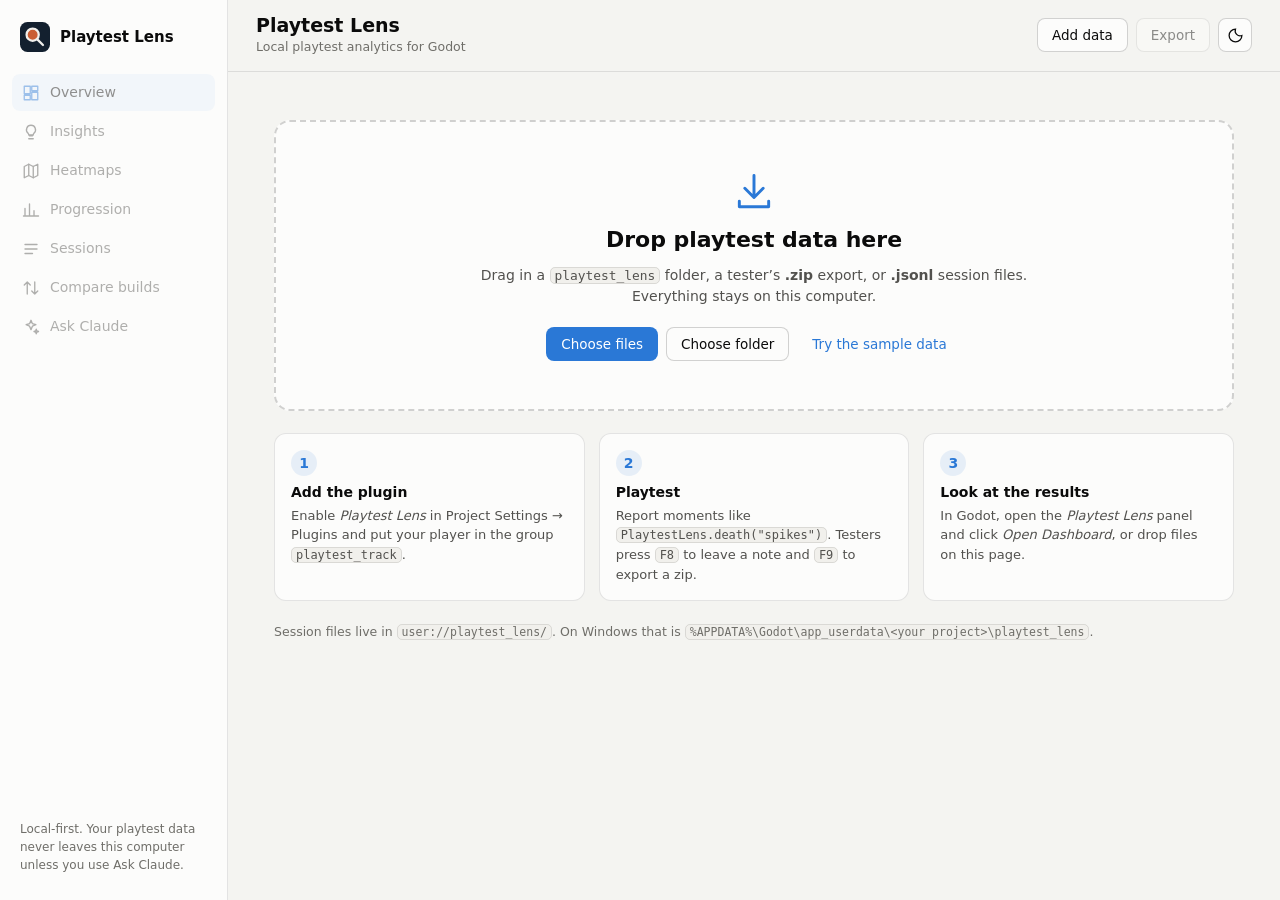
<file: addons/playtest_lens/dashboard/index.html>
<!doctype html>
<html lang="en">
<head>
<meta charset="utf-8">
<meta name="viewport" content="width=device-width, initial-scale=1">
<title>Playtest Lens</title>
<meta name="description" content="Local-first playtest analytics for Godot: heatmaps, progression and automatic insights.">
<link rel="icon" href="data:image/svg+xml,%3Csvg xmlns='http://www.w3.org/2000/svg' viewBox='0 0 32 32'%3E%3Crect width='32' height='32' rx='8' fill='%2313202f'/%3E%3Ccircle cx='13.5' cy='13.5' r='7' fill='%23eb6834'/%3E%3Ccircle cx='13.5' cy='13.5' r='6.5' fill='none' stroke='%23f0efec' stroke-width='2.4'/%3E%3Cpath d='M18.5 18.5l6 6' stroke='%23f0efec' stroke-width='2.4' stroke-linecap='round'/%3E%3C/svg%3E">
<!--PL:STYLES--><link rel="stylesheet" href="styles.css"><!--/PL:STYLES-->
</head>
<body>
<div class="app">
  <aside class="sidebar">
    <a class="brand" href="#overview" aria-label="Playtest Lens home">
      <svg viewBox="0 0 32 32" aria-hidden="true"><rect width="32" height="32" rx="8" class="brand-bg"/><circle cx="13.5" cy="13.5" r="7" class="brand-heat"/><circle cx="13.5" cy="13.5" r="6.5" class="brand-ring"/><path d="M18.5 18.5l6 6" class="brand-ring"/></svg>
      <span>Playtest Lens</span>
    </a>
    <nav id="nav" aria-label="Views"></nav>
    <div class="sidebar-foot">
      <p>Local-first. Your playtest data never leaves this computer unless you use Ask Claude.</p>
    </div>
  </aside>
  <div class="main">
    <header class="topbar">
      <div class="title-block">
        <h1 id="gameTitle">Playtest Lens</h1>
        <p id="gameMeta" class="muted">Local playtest analytics for Godot</p>
      </div>
      <div id="filters" class="filters"></div>
      <div class="actions">
        <div class="menu-wrap">
          <button class="btn" data-act="menu" aria-haspopup="true" aria-expanded="false" aria-controls="addMenu">Add data</button>
          <div class="menu" id="addMenu" hidden>
            <button data-act="files">Choose files…</button>
            <button data-act="folder">Choose a folder…</button>
            <button data-act="sample">Load sample data</button>
            <hr>
            <button data-act="clear">Remove loaded data</button>
          </div>
        </div>
        <div class="menu-wrap needs-data">
          <button class="btn" data-act="menu" aria-haspopup="true" aria-expanded="false" aria-controls="exportMenu">Export</button>
          <div class="menu" id="exportMenu" hidden>
            <button data-act="copy-md">Copy insights as Markdown</button>
            <button data-act="download-md">Download insights (.md)</button>
            <button data-act="print">Print or save as PDF</button>
          </div>
        </div>
        <button class="icon-btn" id="themeBtn" aria-label="Switch light or dark theme" data-tip="Switch light or dark theme">
          <svg viewBox="0 0 24 24" aria-hidden="true"><path d="M12 3a9 9 0 1 0 9 9 7 7 0 0 1-9-9z"/></svg>
        </button>
      </div>
    </header>
    <main id="view" class="view" tabindex="-1"></main>
  </div>
</div>
<div id="tooltip" class="tooltip" role="tooltip"></div>
<div id="toast" class="toast" role="status" aria-live="polite"></div>
<div class="drop-overlay" aria-hidden="true"><div>Drop playtest files, folders or zips</div></div>
<input type="file" id="fileInput" multiple accept=".jsonl,.zip,.png,.json" hidden>
<input type="file" id="folderInput" webkitdirectory multiple hidden>
<!--PL:BUNDLE-->
<!--PL:SCRIPTS-->
<script src="zip.js"></script>
<script src="data.js"></script>
<script src="analysis.js"></script>
<script src="insights.js"></script>
<script src="charts.js"></script>
<script src="heatmap.js"></script>
<script src="ai.js"></script>
<script src="app.js"></script>
<!--/PL:SCRIPTS-->
</body>
</html>
</file>
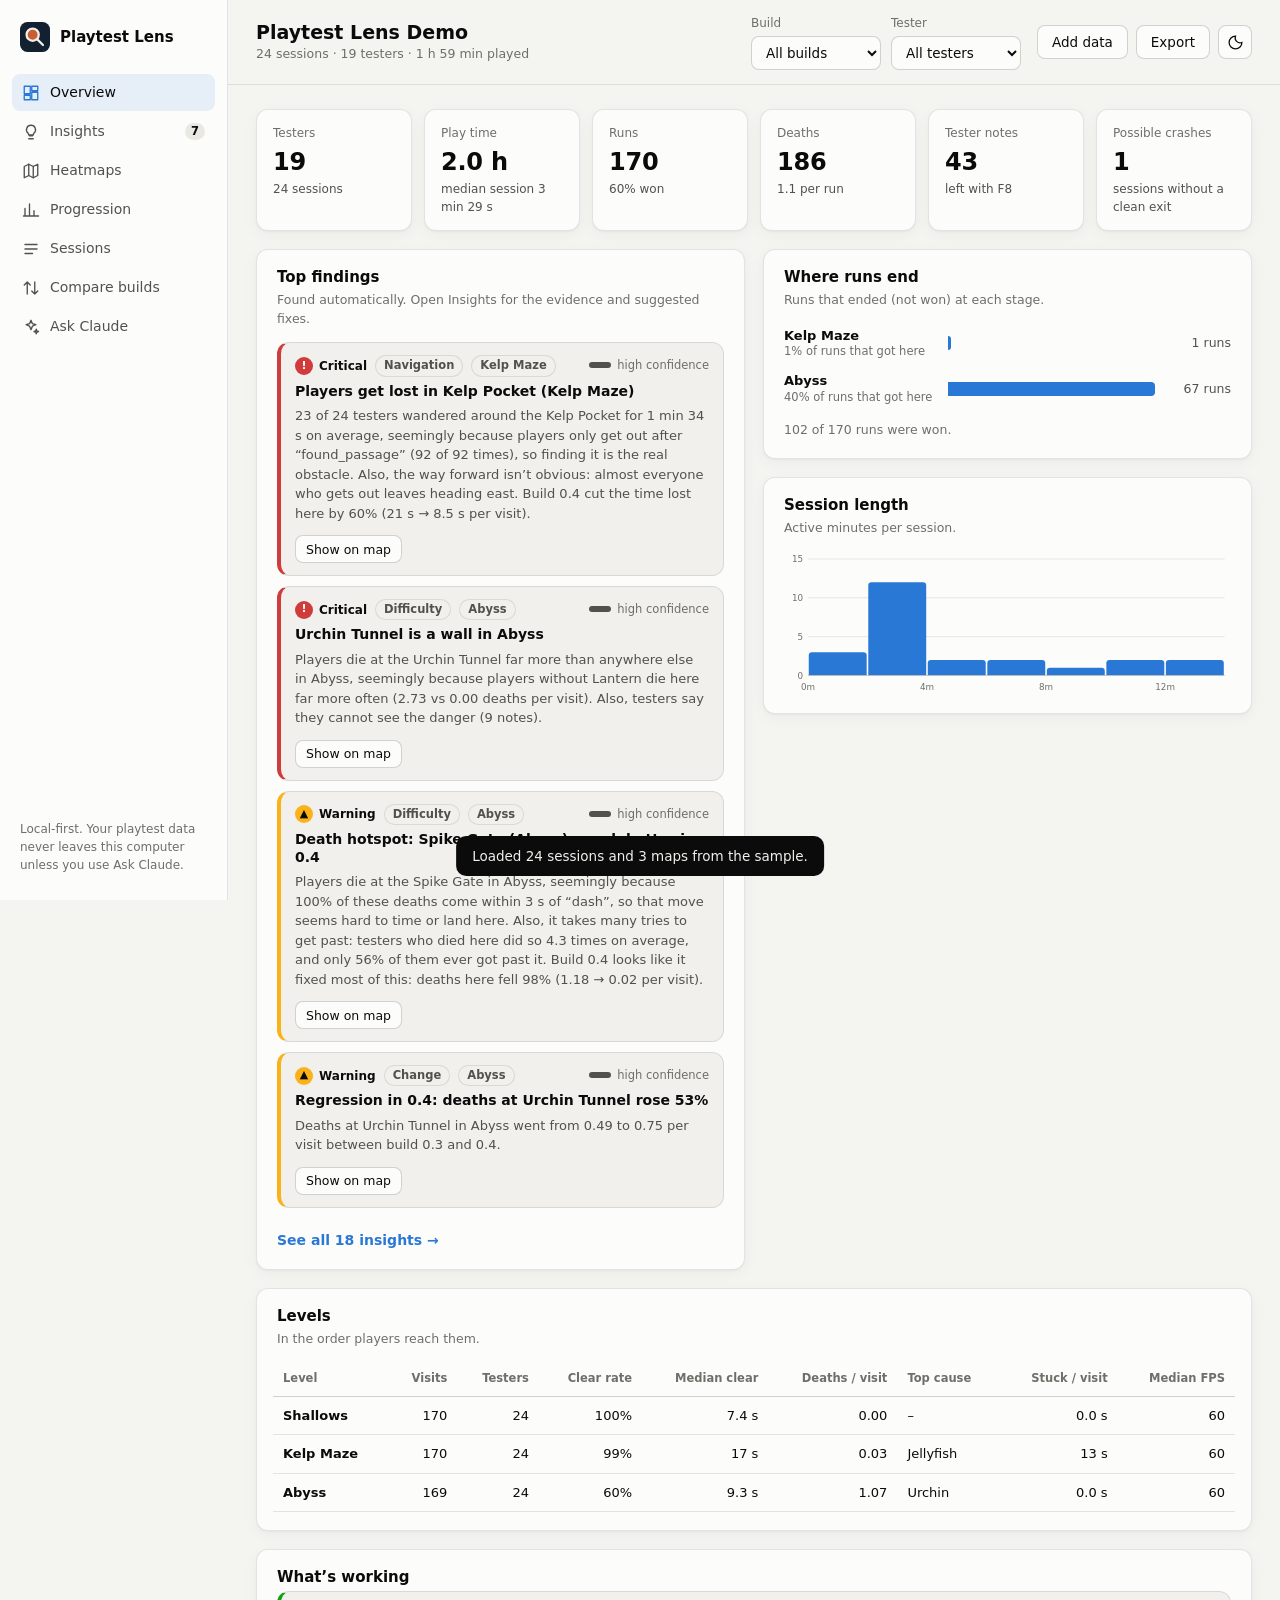
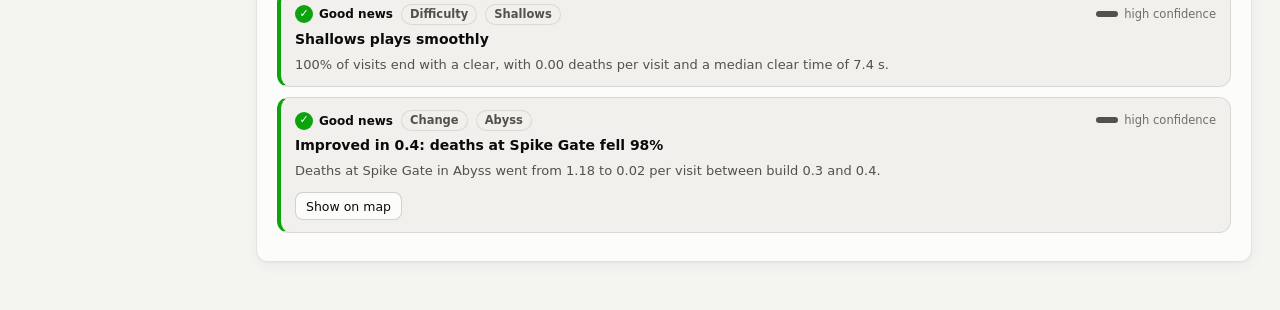
<file: Open Dashboard.html>
<!doctype html>
<meta charset="utf-8">
<title>Playtest Lens</title>
<!-- Double-click to open the dashboard with the sample playtest data loaded. -->
<script>location.replace('addons/playtest_lens/dashboard/index.html#sample');</script>
<p><a href="addons/playtest_lens/dashboard/index.html#sample">Open the Playtest Lens dashboard</a></p>
</file>
<file: addons/playtest_lens/dashboard/styles.css>
/* Playtest Lens dashboard. Colors are role tokens; the categorical (--s1..8)
   and status values are a validated colorblind-safe set, stepped separately
   for light and dark surfaces. */
:root {
  color-scheme: light;
  --page: #f4f4f1;
  --surface: #fcfcfb;
  --surface-2: #f1f0ec;
  --surface-3: #e9e8e3;
  --border: rgba(11, 11, 11, 0.1);
  --border-strong: rgba(11, 11, 11, 0.18);
  --text: #0b0b0b;
  --text-2: #52514e;
  --muted: #6f6e69;
  --grid: #e1e0d9;
  --axis: #c3c2b7;
  --accent: #2a78d6;
  --accent-ink: #ffffff;
  --accent-soft: rgba(42, 120, 214, 0.1);
  --s1: #2a78d6; --s2: #eb6834; --s3: #1baf7a; --s4: #eda100;
  --s5: #e87ba4; --s6: #008300; --s7: #6250d6; --s8: #e34948;
  --good: #0ca30c; --warning: #fab219; --serious: #ec835a; --critical: #d03b3b;
  --good-text: #006300; --bad-text: #b52f2f;
  --tip-bg: #0b0b0b; --tip-text: #f0efec;
  --shadow: 0 1px 2px rgba(0, 0, 0, 0.04), 0 4px 16px rgba(0, 0, 0, 0.04);
  --radius: 12px;
  --font: system-ui, -apple-system, "Segoe UI", Roboto, sans-serif;
  --mono: ui-monospace, "Cascadia Code", Consolas, monospace;
}
@media (prefers-color-scheme: dark) {
  :root:where(:not([data-theme="light"])) {
    color-scheme: dark;
    --page: #0d0d0d; --surface: #1a1a19; --surface-2: #222220; --surface-3: #2c2c2a;
    --border: rgba(255, 255, 255, 0.1); --border-strong: rgba(255, 255, 255, 0.18);
    --text: #f0efec; --text-2: #c3c2b7; --muted: #9b9a94; --grid: #2c2c2a; --axis: #383835;
    --accent: #3987e5; --accent-ink: #ffffff; --accent-soft: rgba(57, 135, 229, 0.16);
    --s1: #3987e5; --s2: #d95926; --s3: #199e70; --s4: #c98500;
    --s5: #d55181; --s6: #008300; --s7: #9085e9; --s8: #e66767;
    --good-text: #0ca30c; --bad-text: #e66767;
    --tip-bg: #f0efec; --tip-text: #0b0b0b;
    --shadow: 0 1px 2px rgba(0, 0, 0, 0.3), 0 6px 20px rgba(0, 0, 0, 0.25);
  }
}
:root[data-theme="dark"] {
  color-scheme: dark;
  --page: #0d0d0d; --surface: #1a1a19; --surface-2: #222220; --surface-3: #2c2c2a;
  --border: rgba(255, 255, 255, 0.1); --border-strong: rgba(255, 255, 255, 0.18);
  --text: #f0efec; --text-2: #c3c2b7; --muted: #9b9a94; --grid: #2c2c2a; --axis: #383835;
  --accent: #3987e5; --accent-ink: #ffffff; --accent-soft: rgba(57, 135, 229, 0.16);
  --s1: #3987e5; --s2: #d95926; --s3: #199e70; --s4: #c98500;
  --s5: #d55181; --s6: #008300; --s7: #9085e9; --s8: #e66767;
  --good-text: #0ca30c; --bad-text: #e66767;
  --tip-bg: #f0efec; --tip-text: #0b0b0b;
  --shadow: 0 1px 2px rgba(0, 0, 0, 0.3), 0 6px 20px rgba(0, 0, 0, 0.25);
}

* { box-sizing: border-box; }
html, body { margin: 0; }
body { background: var(--page); color: var(--text); font: 14px/1.5 var(--font); -webkit-font-smoothing: antialiased; }
h1, h2, h3, h4 { margin: 0; line-height: 1.25; }
p { margin: 0; }
a { color: var(--accent); text-decoration: none; }
a:hover { text-decoration: underline; }
code, kbd { font-family: var(--mono); font-size: 0.92em; background: var(--surface-2); border: 1px solid var(--border); border-radius: 5px; padding: 0 4px; }
.muted { color: var(--muted); }
.small { font-size: 12.5px; }
:focus-visible { outline: 2px solid var(--accent); outline-offset: 2px; }

/* --- Shell ---------------------------------------------------------------- */
.app { display: grid; grid-template-columns: 228px minmax(0, 1fr); min-height: 100vh; }
.sidebar { position: sticky; top: 0; height: 100vh; display: flex; flex-direction: column; gap: 18px; padding: 18px 12px; background: var(--surface); border-right: 1px solid var(--border); }
.brand { display: flex; align-items: center; gap: 10px; padding: 4px 8px; color: var(--text); font-weight: 700; font-size: 15px; }
.brand:hover { text-decoration: none; }
.brand svg { width: 30px; height: 30px; flex: none; }
.brand-bg { fill: #13202f; }
.brand-heat { fill: var(--s2); opacity: 0.85; }
.brand-ring { fill: none; stroke: #f0efec; stroke-width: 2.4; stroke-linecap: round; }
#nav { display: flex; flex-direction: column; gap: 2px; }
.nav-item { display: flex; align-items: center; gap: 10px; padding: 8px 10px; border-radius: 8px; color: var(--text-2); font-weight: 500; }
.nav-item svg { width: 18px; height: 18px; fill: none; stroke: currentColor; stroke-width: 1.8; stroke-linecap: round; stroke-linejoin: round; flex: none; }
.nav-item:hover { background: var(--surface-2); color: var(--text); text-decoration: none; }
.nav-item.active { background: var(--accent-soft); color: var(--text); }
.nav-item.active svg { stroke: var(--accent); }
.nav-count { margin-left: auto; font-style: normal; font-size: 11.5px; font-weight: 700; min-width: 20px; text-align: center; padding: 0 6px; border-radius: 10px; background: var(--surface-3); color: var(--text); }
.sidebar-foot { margin-top: auto; padding: 8px; font-size: 12px; color: var(--muted); }
.no-data #nav, .no-data .needs-data { opacity: 0.45; pointer-events: none; }

.main { min-width: 0; display: flex; flex-direction: column; }
.topbar { position: sticky; top: 0; z-index: 20; display: flex; align-items: center; gap: 16px; flex-wrap: wrap; padding: 14px 28px; background: color-mix(in srgb, var(--page) 88%, transparent); backdrop-filter: blur(8px); border-bottom: 1px solid var(--border); }
.title-block { min-width: 0; margin-right: auto; }
.title-block h1 { font-size: 19px; font-weight: 700; overflow: hidden; text-overflow: ellipsis; white-space: nowrap; }
.title-block p { font-size: 12.5px; }
.filters { display: flex; gap: 10px; flex-wrap: wrap; }
.actions { display: flex; gap: 8px; align-items: center; }
.view { padding: 24px 28px 48px; display: flex; flex-direction: column; gap: 18px; outline: none; max-width: 1480px; width: 100%; }

/* --- Controls ------------------------------------------------------------- */
.btn { display: inline-flex; align-items: center; gap: 6px; height: 34px; padding: 0 14px; border-radius: 8px; border: 1px solid var(--border-strong); background: var(--surface); color: var(--text); font: 500 13.5px var(--font); cursor: pointer; white-space: nowrap; }
.btn:hover { background: var(--surface-2); text-decoration: none; }
.btn.primary { background: var(--accent); border-color: transparent; color: var(--accent-ink); }
.btn.primary:hover { filter: brightness(1.08); }
.btn.ghost { background: transparent; border-color: transparent; color: var(--accent); }
.btn.small { height: 28px; padding: 0 10px; font-size: 12.5px; }
.btn[disabled] { opacity: 0.6; cursor: progress; }
.icon-btn { width: 34px; height: 34px; display: grid; place-items: center; border-radius: 8px; border: 1px solid var(--border-strong); background: var(--surface); color: var(--text); cursor: pointer; }
.icon-btn svg { width: 17px; height: 17px; fill: none; stroke: currentColor; stroke-width: 1.8; }
.btn-row { display: flex; gap: 8px; flex-wrap: wrap; align-items: center; }
.field { display: flex; flex-direction: column; gap: 4px; font-size: 12px; color: var(--muted); font-weight: 500; }
.field.inline { flex-direction: row; align-items: center; gap: 8px; }
select, input[type="password"], input[type="text"] { height: 34px; padding: 0 10px; border-radius: 8px; border: 1px solid var(--border-strong); background: var(--surface); color: var(--text); font: 13.5px var(--font); min-width: 0; }
.filters select { min-width: 130px; max-width: 220px; }
input[type="range"] { accent-color: var(--accent); width: 110px; }
.check { display: inline-flex; align-items: center; gap: 6px; font-size: 13px; color: var(--text-2); cursor: pointer; }
.check input { accent-color: var(--accent); }
.menu-wrap { position: relative; }
.menu { position: absolute; right: 0; top: calc(100% + 6px); z-index: 30; min-width: 230px; padding: 6px; background: var(--surface); border: 1px solid var(--border-strong); border-radius: 10px; box-shadow: var(--shadow); display: flex; flex-direction: column; }
.menu[hidden] { display: none; }
.menu button { text-align: left; padding: 8px 10px; border: 0; border-radius: 6px; background: none; color: var(--text); font: 13.5px var(--font); cursor: pointer; }
.menu button:hover { background: var(--surface-2); }
.menu hr { border: 0; border-top: 1px solid var(--border); margin: 4px 0; width: 100%; }

/* --- Layout pieces ------------------------------------------------------- */
.card { background: var(--surface); border: 1px solid var(--border); border-radius: var(--radius); padding: 18px 20px; box-shadow: var(--shadow); min-width: 0; }
.card-head { display: flex; align-items: center; gap: 12px; justify-content: space-between; margin-bottom: 4px; }
.card-head h2 { font-size: 15px; font-weight: 650; }
.card-desc { color: var(--muted); font-size: 12.5px; margin-bottom: 14px; }
.card-foot { color: var(--muted); font-size: 12.5px; margin-top: 12px; }
.card > .bars, .card > .chart, .card > .table-wrap { margin-top: 10px; }
.grid-2 { display: grid; grid-template-columns: repeat(2, minmax(0, 1fr)); gap: 18px; }
.stack-col { display: flex; flex-direction: column; gap: 18px; min-width: 0; }
.page-head { display: flex; justify-content: space-between; align-items: flex-end; gap: 16px; flex-wrap: wrap; }
.page-head h2 { font-size: 20px; margin-bottom: 4px; }
.page-head p { max-width: 720px; }
.empty-note { color: var(--muted); font-size: 13px; padding: 6px 0; }
.error-note { color: var(--bad-text); font-weight: 500; margin-bottom: 10px; }
.note { font-size: 12.5px; color: var(--text-2); background: var(--surface-2); border: 1px solid var(--border); border-radius: 8px; padding: 8px 12px; margin-bottom: 10px; }
.see-all { display: inline-block; margin-top: 12px; font-weight: 600; }

/* KPI tiles */
.kpis { display: grid; grid-template-columns: repeat(auto-fit, minmax(128px, 1fr)); gap: 12px; }
.kpi { background: var(--surface); border: 1px solid var(--border); border-radius: var(--radius); padding: 14px 16px; box-shadow: var(--shadow); }
.kpi-label { font-size: 12px; color: var(--muted); font-weight: 500; }
.kpi-value { font-size: 24px; font-weight: 650; letter-spacing: -0.01em; margin-top: 2px; overflow-wrap: anywhere; }
.kpi-sub { font-size: 12px; color: var(--text-2); }

/* Chips and tabs */
.chip { font-size: 11.5px; font-weight: 600; color: var(--text-2); background: var(--surface-2); border: 1px solid var(--border); border-radius: 999px; padding: 1px 8px; }
.chip-row { display: flex; gap: 8px; flex-wrap: wrap; }
.filter-chip { height: 30px; padding: 0 12px; border-radius: 999px; border: 1px solid var(--border-strong); background: var(--surface); color: var(--text-2); font: 500 13px var(--font); cursor: pointer; }
.filter-chip b { color: var(--text); margin-left: 4px; }
.filter-chip.active { background: var(--accent); border-color: transparent; color: var(--accent-ink); }
.filter-chip.active b { color: var(--accent-ink); }
.tabs { display: flex; gap: 8px; flex-wrap: wrap; }
.tab { display: flex; flex-direction: column; align-items: flex-start; padding: 8px 14px; border-radius: 10px; border: 1px solid var(--border-strong); background: var(--surface); color: var(--text); font: 600 13.5px var(--font); cursor: pointer; }
.tab span { font-size: 11.5px; font-weight: 500; color: var(--muted); }
.tab.active { border-color: var(--accent); box-shadow: inset 0 0 0 1px var(--accent); background: var(--accent-soft); }

/* Severity: the icon carries the status color, the text stays ink. */
.sev { display: inline-flex; align-items: center; gap: 6px; font-size: 12px; font-weight: 650; color: var(--text); }
.sev i { display: grid; place-items: center; width: 18px; height: 18px; border-radius: 50%; font-style: normal; font-size: 11px; font-weight: 800; color: #fff; }
.sev-critical i { background: var(--critical); }
.sev-warning i { background: var(--warning); color: #0b0b0b; }
.sev-info i { background: var(--s1); }
.sev-good i { background: var(--good); }
.conf { font-size: 11.5px; color: var(--muted); margin-left: auto; white-space: nowrap; }
.conf::before { content: ""; display: inline-block; width: 22px; height: 6px; margin-right: 6px; border-radius: 3px; vertical-align: 1px; background: linear-gradient(90deg, var(--text-2) var(--fill), var(--surface-3) var(--fill)); }
.conf-low { --fill: 33%; }
.conf-medium { --fill: 66%; }
.conf-high { --fill: 100%; }

/* Insights */
.insight-list { display: flex; flex-direction: column; gap: 14px; }
.insight { display: flex; gap: 18px; background: var(--surface); border: 1px solid var(--border); border-left: 4px solid var(--border-strong); border-radius: var(--radius); padding: 16px 18px; box-shadow: var(--shadow); }
.insight.compact { box-shadow: none; padding: 12px 14px; margin-bottom: 10px; background: var(--surface-2); }
.sev-border-critical { border-left-color: var(--critical); }
.sev-border-warning { border-left-color: var(--warning); }
.sev-border-info { border-left-color: var(--s1); }
.sev-border-good { border-left-color: var(--good); }
.insight .thumb { width: 190px; height: 119px; border-radius: 8px; flex: none; background: #121820; }
.insight-main { min-width: 0; flex: 1; display: flex; flex-direction: column; gap: 6px; }
.insight-meta { display: flex; gap: 8px; align-items: center; flex-wrap: wrap; }
.insight h3 { font-size: 16px; font-weight: 650; }
.insight.compact h3 { font-size: 14px; }
.insight-text { color: var(--text-2); max-width: 820px; }
.insight.compact .insight-text { font-size: 13px; }
.insight-block { margin-top: 4px; }
.insight-block h4 { font-size: 11.5px; text-transform: uppercase; letter-spacing: 0.06em; color: var(--muted); margin-bottom: 2px; }
.insight-block ul { margin: 0; padding-left: 18px; color: var(--text-2); }
.insight-block li { margin: 2px 0; }
.insight-block ul.try li::marker { content: "\2192  "; color: var(--accent); }
.insight-actions { margin-top: 6px; }

/* Bars */
.bars { display: flex; flex-direction: column; gap: 6px; }
.bar-row { display: grid; grid-template-columns: minmax(100px, 34%) minmax(0, 1fr) auto; gap: 12px; align-items: center; padding: 4px 6px; margin: 0 -6px; border-radius: 6px; }
.bar-row:hover { background: var(--surface-2); }
.bar-label { font-weight: 550; font-size: 13px; line-height: 1.3; overflow-wrap: anywhere; }
.bar-sub { display: block; font-weight: 400; font-size: 11.5px; color: var(--muted); }
.bar-track { height: 14px; position: relative; }
.bar-fill { height: 100%; border-radius: 0 4px 4px 0; min-width: 2px; }
.bar-value { font-size: 12.5px; color: var(--text-2); font-variant-numeric: tabular-nums; text-align: right; min-width: 64px; }
.mini-bar { display: inline-block; width: 90px; height: 8px; vertical-align: middle; position: relative; }
.mini-bar i { position: absolute; inset: 0 auto 0 0; background: var(--s1); border-radius: 0 3px 3px 0; }
.mini-val { margin-left: 8px; font-variant-numeric: tabular-nums; font-size: 12.5px; }

/* Stacked share bar and legend */
.stack { display: flex; gap: 2px; height: 30px; margin-top: 12px; }
.stack-seg { display: grid; place-items: center; min-width: 4px; color: #fff; font-size: 12px; font-weight: 650; }
.stack-seg:first-child { border-radius: 4px 0 0 4px; }
.stack-seg:last-child { border-radius: 0 4px 4px 0; }
.legend { display: flex; gap: 14px; flex-wrap: wrap; margin-top: 10px; font-size: 12.5px; color: var(--text-2); }
.legend-item { display: inline-flex; align-items: center; gap: 6px; }
.legend-item i { width: 10px; height: 10px; border-radius: 3px; display: inline-block; }
.legend-item b { color: var(--text); font-weight: 600; }
.lg-death { background: var(--s8); clip-path: polygon(50% 0, 100% 100%, 0 100%); border-radius: 0 !important; }
.lg-note { background: var(--s5); transform: rotate(45deg) scale(0.8); }
.lg-choice { background: var(--s7); }
.lg-item { background: var(--s3); border-radius: 50% !important; }

/* SVG charts */
.chart { width: 100%; height: auto; display: block; overflow: visible; }
.chart .grid { stroke: var(--grid); stroke-width: 1; }
.chart .axis { stroke: var(--axis); stroke-width: 1; }
.chart .tick { fill: var(--muted); font-size: 11px; font-family: var(--font); font-variant-numeric: tabular-nums; }
.chart .hit { fill: transparent; cursor: default; }
.chart .gap { fill: var(--surface-3); }
.timeline { margin-top: 4px; }
.m-death { fill: var(--s8); stroke: var(--surface); stroke-width: 1.5; }
.m-note { fill: var(--s5); stroke: var(--surface); stroke-width: 1.5; }
.m-choice { fill: var(--s7); stroke: var(--surface); stroke-width: 1.5; }
.m-item { fill: var(--s3); stroke: var(--surface); stroke-width: 1.5; }
.m-end { fill: var(--text); }
.m-crash { fill: var(--critical); }

/* Tables */
.table-wrap { overflow-x: auto; margin: 0 -4px; }
.table { width: 100%; border-collapse: collapse; font-size: 13px; }
.table th { text-align: left; font-size: 11.5px; font-weight: 600; color: var(--muted); padding: 8px 10px; border-bottom: 1px solid var(--border-strong); white-space: nowrap; }
.table td { padding: 9px 10px; border-bottom: 1px solid var(--border); vertical-align: middle; }
.table .num { text-align: right; font-variant-numeric: tabular-nums; }
.table tr.clickable { cursor: pointer; }
.table tr.clickable:hover, .table tr.selected { background: var(--surface-2); }
.table tr.group td { font-weight: 650; padding-top: 16px; color: var(--text); border-bottom-color: var(--border-strong); }
.sortable button { all: unset; cursor: pointer; }
.delta { font-size: 12.5px; font-weight: 600; white-space: nowrap; }
.delta.better { color: var(--good-text); }
.delta.worse { color: var(--bad-text); }
.delta.neutral { color: var(--muted); font-weight: 500; }
.facts { display: grid; grid-template-columns: max-content minmax(0, 1fr); gap: 4px 16px; margin: 0; font-size: 13px; }
.facts dt { color: var(--muted); }
.facts dd { margin: 0; overflow-wrap: anywhere; }
.detail-grid { margin-top: 16px; }
.detail-grid h4 { font-size: 12.5px; margin: 0 0 6px; }
.detail-grid h4 + .btn-row, .notes + h4, .empty-note + h4 { margin-top: 14px; }
.notes { margin: 0; padding-left: 18px; color: var(--text-2); }

/* Heatmaps */
.heat-layout { display: grid; grid-template-columns: minmax(0, 1fr) 320px; gap: 18px; align-items: start; }
.heat-main { display: flex; flex-direction: column; gap: 12px; }
.heat-side { display: flex; flex-direction: column; gap: 18px; position: sticky; top: 84px; }
.layer-row { display: flex; gap: 6px; flex-wrap: wrap; }
.layer-chip { display: inline-flex; align-items: center; gap: 7px; height: 30px; padding: 0 11px; border-radius: 999px; border: 1px solid var(--border-strong); background: var(--surface); font-size: 12.5px; font-weight: 550; color: var(--text-2); cursor: pointer; user-select: none; }
.layer-chip input { position: absolute; opacity: 0; pointer-events: none; }
.layer-chip i { width: 10px; height: 10px; border-radius: 50%; opacity: 0.35; }
.layer-chip.on { color: var(--text); border-color: var(--text-2); background: var(--surface-2); }
.layer-chip.on i { opacity: 1; }
.layer-chip.none { opacity: 0.5; }
.layer-chip:focus-within { outline: 2px solid var(--accent); outline-offset: 2px; }
.heat-tools { display: flex; gap: 16px; flex-wrap: wrap; align-items: center; }
.heat-stage { width: 100%; display: flex; justify-content: center; background: #0b0f14; border-radius: 10px; overflow: hidden; min-height: 200px; }
.heat-canvas { display: block; touch-action: none; }
.hotspots { list-style: none; margin: 0; padding: 0; display: flex; flex-direction: column; gap: 4px; }
.hotspots button { all: unset; box-sizing: border-box; display: flex; align-items: center; gap: 10px; width: 100%; padding: 7px 8px; border-radius: 8px; cursor: pointer; }
.hotspots button:hover, .hotspots button:focus-visible { background: var(--surface-2); }
.hotspots .rank { display: grid; place-items: center; width: 22px; height: 22px; border-radius: 50%; background: var(--text); color: var(--surface); font-size: 11.5px; font-weight: 700; flex: none; }
.hotspots i { width: 8px; height: 8px; border-radius: 50%; flex: none; }
.hs-text { display: flex; flex-direction: column; min-width: 0; }
.hs-text b { font-size: 13px; overflow: hidden; text-overflow: ellipsis; white-space: nowrap; }
.hs-text span { font-size: 12px; color: var(--muted); }
.replay { display: flex; align-items: center; gap: 10px; margin: 12px 0 8px; }
.replay input { flex: 1; width: auto; }
.replay-time { font-size: 12px; color: var(--text-2); font-variant-numeric: tabular-nums; min-width: 52px; text-align: right; }
.heat-side .field select { width: 100%; }

/* Compare */
.compare-pick { display: flex; align-items: center; gap: 10px; }
.compare-pick .arrow { color: var(--muted); }

/* Ask Claude */
.grid-ai { display: grid; grid-template-columns: minmax(300px, 400px) minmax(0, 1fr); gap: 18px; align-items: start; }
.ai-form { display: flex; flex-direction: column; gap: 12px; margin-top: 8px; }
.ai-form .field input, .ai-form .field select { width: 100%; }
.fine-print { margin: 16px 0 0; padding-left: 18px; font-size: 12.5px; color: var(--muted); display: flex; flex-direction: column; gap: 4px; }
.preview { margin-top: 14px; font-size: 12.5px; }
.preview summary { cursor: pointer; color: var(--accent); font-weight: 550; }
.preview pre { max-height: 320px; overflow: auto; background: var(--surface-2); border: 1px solid var(--border); border-radius: 8px; padding: 10px; font: 11.5px/1.45 var(--mono); white-space: pre-wrap; overflow-wrap: anywhere; }
.ai-out { line-height: 1.6; max-width: 820px; }
.ai-out h2, .ai-out h3, .ai-out h4 { margin: 18px 0 6px; font-size: 15.5px; }
.ai-out h2:first-child, .ai-out h3:first-child { margin-top: 0; }
.ai-out p { margin: 8px 0; color: var(--text-2); }
.ai-out ul, .ai-out ol { margin: 6px 0; padding-left: 20px; color: var(--text-2); }
.ai-out li { margin: 4px 0; }
.ai-out strong { color: var(--text); }
.ai-out.streaming::after { content: ""; display: inline-block; width: 8px; height: 15px; background: var(--accent); vertical-align: -2px; animation: blink 1s steps(2) infinite; }
@keyframes blink { 50% { opacity: 0; } }

/* Welcome */
.welcome { display: flex; flex-direction: column; gap: 22px; max-width: 960px; margin: 24px auto 0; width: 100%; }
.drop-card { text-align: center; padding: 48px 24px; border: 2px dashed var(--border-strong); border-radius: 16px; background: var(--surface); display: flex; flex-direction: column; align-items: center; gap: 12px; }
.drop-card h2 { font-size: 22px; }
.drop-card p { color: var(--text-2); max-width: 560px; }
.drop-card .btn-row { justify-content: center; margin-top: 8px; }
.drop-icon { width: 44px; height: 44px; fill: none; stroke: var(--accent); stroke-width: 1.6; stroke-linecap: round; stroke-linejoin: round; }
.steps { display: grid; grid-template-columns: repeat(3, minmax(0, 1fr)); gap: 14px; }
.step { background: var(--surface); border: 1px solid var(--border); border-radius: var(--radius); padding: 16px; }
.step b { display: grid; place-items: center; width: 26px; height: 26px; border-radius: 50%; background: var(--accent-soft); color: var(--accent); margin-bottom: 8px; }
.step h3 { font-size: 14px; margin-bottom: 4px; }
.step p { font-size: 13px; color: var(--text-2); }
.empty-filter { text-align: center; padding: 40px; }

/* Overlays */
.tooltip { position: fixed; z-index: 100; max-width: 320px; padding: 8px 10px; border-radius: 8px; background: var(--tip-bg); color: var(--tip-text); font-size: 12.5px; line-height: 1.45; pointer-events: none; opacity: 0; transform: translateY(2px); transition: opacity 0.08s, transform 0.08s; box-shadow: var(--shadow); }
.tooltip.visible { opacity: 1; transform: none; }
.tooltip b { font-weight: 650; }
.tip-muted { opacity: 0.7; }
.toast { position: fixed; z-index: 90; left: 50%; bottom: 24px; transform: translate(-50%, 20px); max-width: min(560px, calc(100vw - 32px)); padding: 10px 16px; border-radius: 10px; background: var(--tip-bg); color: var(--tip-text); font-size: 13.5px; opacity: 0; pointer-events: none; transition: opacity 0.15s, transform 0.15s; }
.toast.visible { opacity: 1; transform: translate(-50%, 0); }
.drop-overlay { position: fixed; inset: 0; z-index: 80; display: none; place-items: center; background: color-mix(in srgb, var(--accent) 14%, transparent); backdrop-filter: blur(2px); }
.drop-overlay div { padding: 28px 40px; border: 2px dashed var(--accent); border-radius: 16px; background: var(--surface); font-size: 18px; font-weight: 650; }
.dragging .drop-overlay { display: grid; }

/* --- Responsive --------------------------------------------------------- */
@media (max-width: 1180px) {
  .heat-layout { grid-template-columns: minmax(0, 1fr); }
  .heat-side { position: static; }
  .grid-ai { grid-template-columns: minmax(0, 1fr); }
}
@media (max-width: 900px) {
  .app { grid-template-columns: minmax(0, 1fr); }
  .sidebar { position: static; height: auto; flex-direction: row; align-items: center; gap: 8px; padding: 10px 16px; border-right: 0; border-bottom: 1px solid var(--border); overflow-x: auto; }
  .brand span, .sidebar-foot { display: none; }
  #nav { flex-direction: row; }
  .nav-item span { display: none; }
  .nav-item.active span { display: inline; }
  .topbar { position: static; padding: 12px 16px; }
  .view { padding: 16px 16px 40px; }
  .grid-2, .steps { grid-template-columns: minmax(0, 1fr); }
  .insight { flex-direction: column; }
  .insight .thumb { width: 100%; height: auto; aspect-ratio: 16 / 10; }
  .bar-row { grid-template-columns: minmax(80px, 38%) minmax(0, 1fr) auto; }
}

/* --- Print -------------------------------------------------------------- */
@media print {
  .sidebar, .actions, .filters, .tooltip, .toast, .insight-actions, .btn, .drop-overlay { display: none !important; }
  .app { display: block; }
  .topbar { position: static; border: 0; background: none; padding: 0 0 12px; }
  body { background: #fff; }
  .card, .insight, .kpi { box-shadow: none; break-inside: avoid; }
  .view { padding: 0; }
}
</file>
